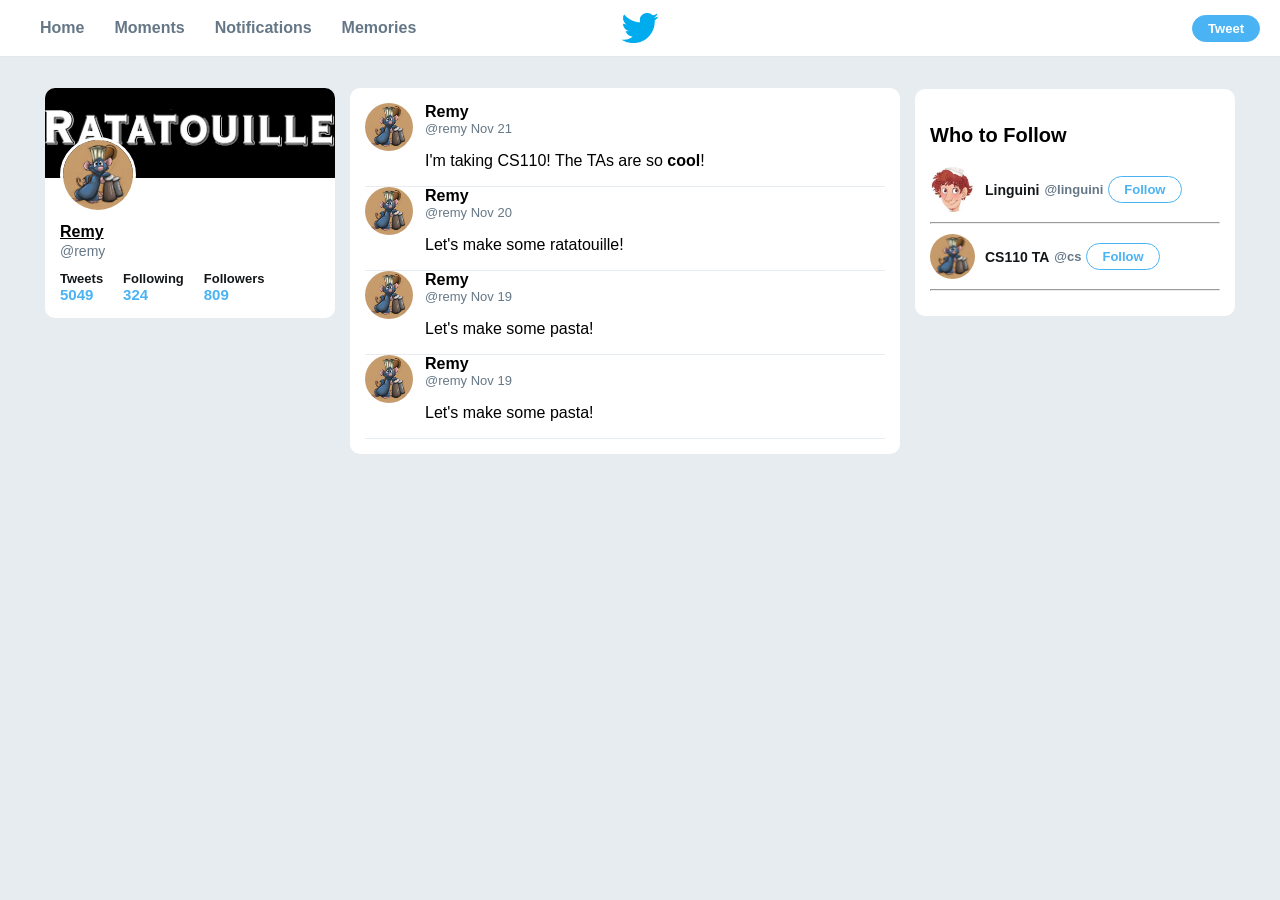
<file: index.html>
<!-- Referenes: https://github.com/Esri/twitter-template/blob/master/index.html 
 https://codepen.io/moshfequr9/pen/wXQbPR -->>
<!DOCTYPE html>
<html lang="en">
  <head>
    <link rel="stylesheet" type="text/css" href="index.css">
  </head>
  <body>
    <!-- TODO: Create HTML elements for Twitter mockup inside body -->
     <div class="header" role="navigation">
        <a href="#main-content" style="display: none;">Skip to main content</a>
        <ul class="header-boxes">
          <li>Home</li>
          <li>Moments</li>
          <li>Notifications</li>
          <li>Memories</li>
        </ul>
      <img src="./images/twitter-logo.png" alt="Twitter logo" class="twitter-logo">
      <div class="header-right">
        <button class="tweet-button">Tweet</button>
      </div>
     </div>
    <div class="content-wrapper">
      <div class="row">
        <div class="left-container">
          <div class="cover-container">
            <img src="./images/ratatouille-banner.png" alt="Ratatouille movie banner" class="cover-img">
            <img src="./images/ratatouille.jpg" alt="Remy the rat profile picture" class="profile-img">
          </div>
          <div class="profile-info">
            <p class="profile-name">Remy</p>
            <p class="profile-handle">@remy</p>
            <div class="profile-stats">
              <div class="stat">
                <span class="stat-label">Tweets</span>
                <span class="stat-value">5049</span>
              </div>
              <div class="stat">
                <span class="stat-label">Following</span>
                <span class="stat-value">324</span>
              </div>
              <div class="stat">
                <span class="stat-label">Followers</span>
                <span class="stat-value">809</span>
              </div>
            </div>
          </div>
        </div>
         <div class="center-container" id="main-content" role="main">
          <div class="tweet-body">
          <img src="./images/ratatouille.jpg" alt="Remy" class="pfp-tweet">
          <div class="tweet-text">
            <p class="account-name">Remy</p>
            <p class="handle-date">@remy Nov 21</p>
            <p>I'm taking CS110! The TAs are so <b>cool</b>!</p>
          </div>
        </div>
          <div class="tweet-body">
          <img src="./images/ratatouille.jpg" alt="Remy" class="pfp-tweet">
          <div class="tweet-text">
            <p class="account-name">Remy</p>
            <p class="handle-date">@remy Nov 20</p>
            <p>Let's make some ratatouille!</p>
          </div>
        </div>
        <div class="tweet-body">
          <img src="./images/ratatouille.jpg" alt="Remy" class="pfp-tweet">
          <div class="tweet-text">
            <p class="account-name">Remy</p>
            <p class="handle-date">@remy Nov 19</p>
            <p>Let's make some pasta!</p>
          </div>
        </div>
        <div class="tweet-body">
          <img src="./images/ratatouille.jpg" alt="Remy" class="pfp-tweet">
          <div class="tweet-text">
            <p class="account-name">Remy</p>
            <p class="handle-date">@remy Nov 19</p>
            <p>Let's make some pasta!</p>
          </div>
        </div>
           <div></div>
         </div>
         <div class="right-container">
            <p>Who to Follow</p>
            <div class="follow-user">
                <img src="./images/linguini.png" alt="Linguini the chef profile picture" class="follow-pfp">
                <div class="follow-info">
                  <span class="follow-name">Linguini</span>
                  <span class="follow-handle">@linguini</span>
                  <button class="follow-button">Follow</button>
                </div>
              </div>
              <hr></hr>
            <div class="follow-user">
                <img src="./images/ratatouille.jpg" alt="Remy the rat profile picture" class="follow-pfp">
                <div class="follow-info">
                  <span class="follow-name">CS110 TA</span>
                  <span class="follow-handle">@cs</span>
                  <button class="follow-button">Follow</button>
                </div>
              </div>
              <hr></hr>
           <div></div>
         </div>
      </div>
    </div>
  </body>
</html>
</file>
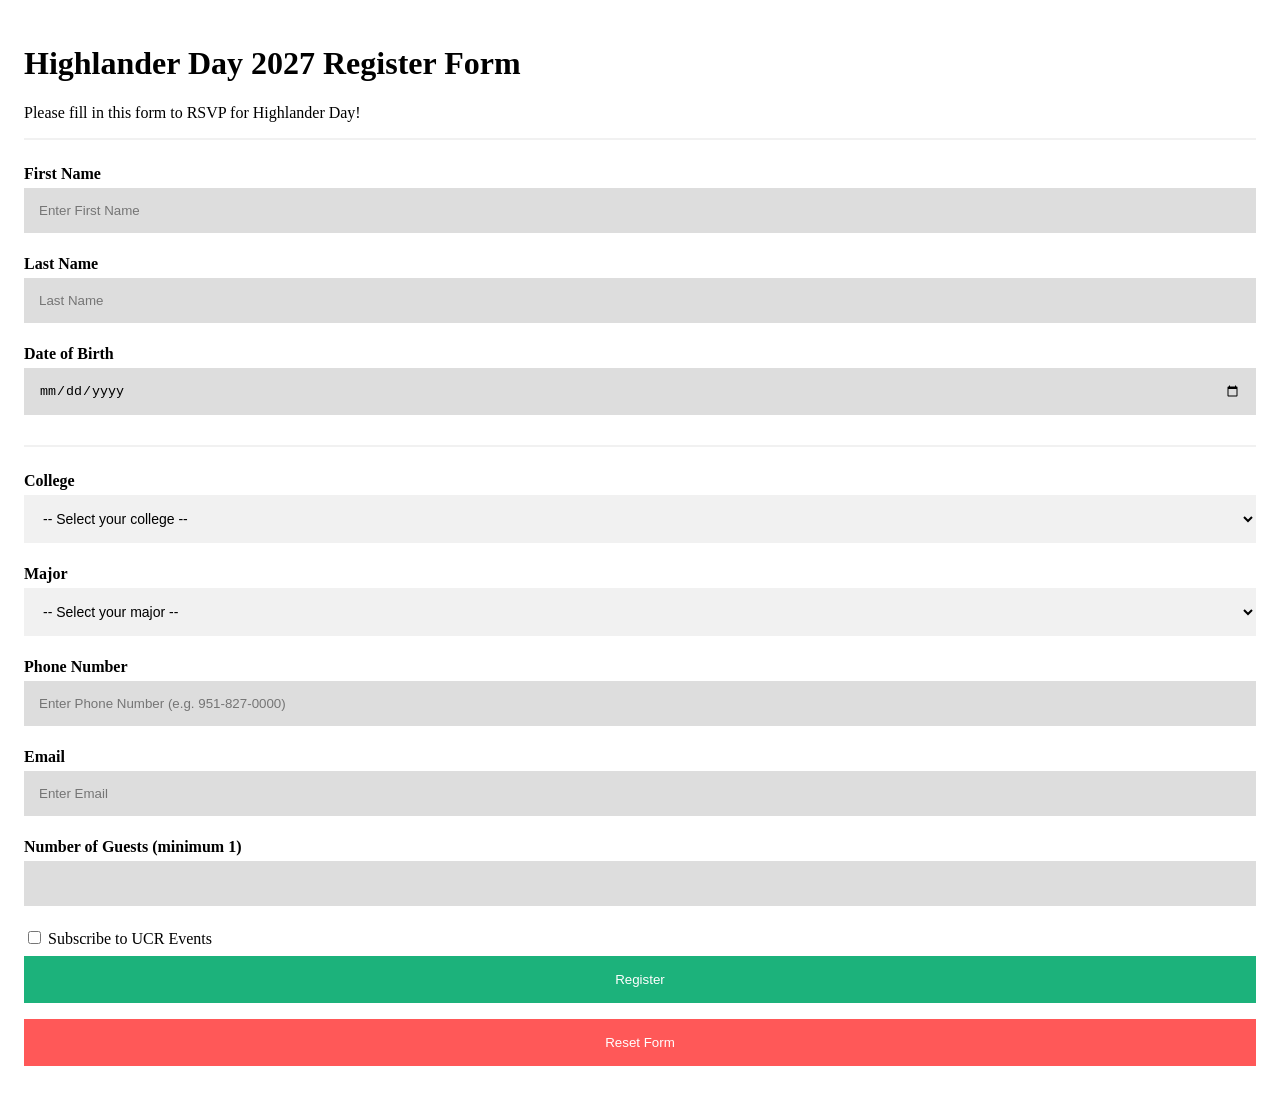
<file: registration.html>
<!-- References we used for the form template: https://www.w3schools.com/css/css_dropdowns.asp
 https://www.w3schools.com/howto/howto_css_register_form.asp -->

 <!DOCTYPE html>
<html lang="en">
  <head>
    <meta charset="UTF-8">
    <title>Highlander Day 2027 Registration</title>
    <link rel="stylesheet" type="text/css" href="registration.css">
  </head>
  <body>
    <form action="action_page.php">
      <div class="container">
        <h1>Highlander Day 2027 Register Form</h1>
        <p>Please fill in this form to RSVP for Highlander Day!</p>
        <hr>

        <label for="First-Name"><b>First Name</b></label>
        <input type="text" placeholder="Enter First Name" name="First Name" id="First-Name" required oninput="validateName(this)">
        <span id="First-Name-error" style="color: red; font-size: 13px;"></span>

        <label for="Last-Name"><b>Last Name</b></label>
        <input type="text" placeholder="Last Name" name="Last Name" id="Last-Name" required oninput="validateName(this)">
        <span id="Last-Name-error" style="color: red; font-size: 13px;"></span>

        <label for="DOB"><b>Date of Birth</b></label>
        <input type="date" name="DOB" id="DOB" required onchange="validateDOB()">
        <span id="DOB-error" style="color: red; font-size: 13px;"></span>
        <hr>

        <label for="college"><b>College</b></label>
        <select name="college" id="college" required onchange="validateSelect(this)">
          <option value="">-- Select your college --</option>
          <option value="bcoe">BCOE</option>
          <option value="cnas">CNAS</option>
          <option value="chass">CHASS</option>
          <option value="business">SOB</option>
          <option value="policy">SPP</option>
          <option value="education">SOE</option>
        </select>
        <span id="college-error" style="color: red; font-size: 13px;"></span>

        <label for="major"><b>Major</b></label>
        <select name="major" id="major" required onchange="validateSelect(this)">
          <option value="">-- Select your major --</option>
          <optgroup label="BCOE">
            <option value="cs">Computer Science</option>
            <option value="ce">Computer Engineering</option>
            </optgroup>
          <optgroup label="CNAS">
            <option value="bio">Biology</option>
            <option value="chem">Chemistry</option>
            <option value="math">Mathematics</option>
            </optgroup>
          <optgroup label="CHASS">
            <option value="psyc">Psychology</option>
            <option value="soc">Sociology</option>
            <option value="hist">History</option>
            </optgroup>
          <optgroup label="SOB">
            <option value="bus">Business Administration</option>
            <option value="acc">Accounting</option>
            </optgroup>
          <optgroup label="SPP">
            <option value="pp">Public Policy</option>
            </optgroup>
          <optgroup label="SOE">
            <option value="edu">Education</option>
            </optgroup>
        </select>
        <span id="major-error" style="color: red; font-size: 13px;"></span>

        <label for="phone-number"><b>Phone Number</b></label>
        <input type="tel" placeholder="Enter Phone Number (e.g. 951-827-0000)" name="Phone Number" id="phone-number" required pattern="[0-9]{3}-[0-9]{3}-[0-9]{4}" oninput="validatePhone(this)">
        <span id="phone-number-error" style="color: red; font-size: 13px;"></span>

        <label for="email"><b>Email</b></label>
        <input type="email" id="email" name="email" placeholder="Enter Email" oninput="validateEmail(this)">
        <span id="email-error" style="color: red; font-size: 13px;"></span>

        <label for="guests"><b>Number of Guests (minimum 1)</b></label>
        <input type="number" id="guests" name="guests" min="1" max="10" oninput="validateGuests(this)">
        <span id="guests-error" style="color: red; font-size: 13px;"></span>

        <input type="checkbox" id="subscribe" name="subscribe" value="subscribe">
        <label for="subscribe">Subscribe to UCR Events</label>
        
        <button type="submit" class="registerbtn">Register</button>

        <button type="reset" class="resetbtn">Reset Form</button>
      </div>
    </form>
  </body>

  <script>
    function validateName(input) {
      const lettersOnly = /^[A-Za-z]+$/;
      const error = document.getElementById(input.id + "-error");

      if (input.value.trim() === "") {
        input.style.border = "2px solid red";
        error.textContent = "This field cannot be empty.";
      } else if (!lettersOnly.test(input.value.trim())) {
        input.style.border = "2px solid red";
        error.textContent = "Only letters are allowed.";
      } else {
        input.style.border = "2px solid green";
        error.textContent = "";
      }
    }

    function validateSelect(input) {
      const error = document.getElementById(input.id + "-error");
      if (input.value === "") {
        input.style.border = "2px solid red";
        error.textContent = "Please select an option.";
      } else {
        input.style.border = "2px solid green";
        error.textContent = "";
      }
    }

    function validatePhone(input) {
      const error = document.getElementById(input.id + "-error");
      const pattern = /^[0-9]{3}-[0-9]{3}-[0-9]{4}$/;
      if (input.value.trim() === "") {
        input.style.border = "2px solid red";
        error.textContent = "Phone number cannot be empty.";
      } else if (!pattern.test(input.value.trim())) {
        input.style.border = "2px solid red";
        error.textContent = "Use format: 123-456-7890";
      } else {
        input.style.border = "2px solid green";
        error.textContent = "";
      }
    }

    function validateEmail(input) {
      const error = document.getElementById(input.id + "-error");
      const pattern = /^[^\s@]+@[^\s@]+\.[^\s@]+$/;
      if (input.value.trim() === "") {
        input.style.border = "2px solid red";
        error.textContent = "Email cannot be empty.";
      } else if (!pattern.test(input.value.trim())) {
        input.style.border = "2px solid red";
        error.textContent = "Enter a valid email (e.g. name@example.com).";
      } else {
        input.style.border = "2px solid green";
        error.textContent = "";
      }
    }

    function validateGuests(input) {
      const error = document.getElementById(input.id + "-error");
      const val = parseInt(input.value);
      if (input.value === "") {
        input.style.border = "2px solid red";
        error.textContent = "Please enter the number of guests.";
      } else if (isNaN(val) || val < 1) {
        input.style.border = "2px solid red";
        error.textContent = "Must be at least 1 guest.";
      } else {
        input.style.border = "2px solid green";
        error.textContent = "";
      }
    }

    function validateDOB() {
      const input = document.getElementById("DOB");
      const error = document.getElementById("DOB-error");
      const dob = new Date(input.value);
      const today = new Date();

      const age = today.getFullYear() - dob.getFullYear();
      const monthDiff = today.getMonth() - dob.getMonth();
      const dayDiff = today.getDate() - dob.getDate();
      const actualAge = (monthDiff < 0 || (monthDiff === 0 && dayDiff < 0)) ? age - 1 : age;

      if (!input.value) {
        input.style.border = "2px solid red";
        error.textContent = "Please enter your date of birth.";
      } else if (actualAge < 16) {
        input.style.border = "2px solid red";
        error.textContent = "You must be at least 16 years old to register.";
      } else {
        input.style.border = "2px solid green";
        error.textContent = "";
      }
    }
  </script>
</html>
</file>
<file: index.css>
/* Feel free to edit CSS of body if you'd like. We provide you the light gray background color and font family in the body styling */
body {
  font-family: "Helvetica Neue",Helvetica,Arial,sans-serif;
  margin: 0;
  background-color: #e6ecf0;
}

/* TODO: Create CSS for your Twitter Mockup */
.header {
  position: fixed;
  top: 0;
  left: 0;
  right: 0;
  background-color: #ffffff;
  border-bottom: 1px solid #e1e8ed;
  z-index: 100;
  display: flex;
  justify-content: space-between;
  align-items: center;
  padding: 0 20px;
}

.header-boxes {
  list-style-type: none;
  margin: 0;
  padding: 0 20px;
  display: flex;
  flex-direction: row;
  gap: 30px;
  height: 56px;
  align-items: center;
  text-decoration: none;
  flex-shrink: 0;
}

.header-boxes li {
  color: #657786;
  font-weight: bold;
}

.header-boxes li:hover {
  text-decoration: underline;
  color: #4AB3F4;
}

.twitter-logo {
  position: absolute;
  left: 50%;
  transform: translateX(-50%);
  height: 30px;
  top: 50%;
  transform: translate(-50%, -50%);
}

.header-right {
  display: flex;
  justify-content: flex-end;
  align-items: center;
}

.tweet-button {
  border: 1px solid #4AB3F4;
  color: #ffffff;
  background-color: #4AB3F4;
  border-radius: 20px;
  padding: 5px 15px;
  font-size: 13px;
  font-weight: bold;
  cursor: pointer;
}

.content-wrapper {
  max-width: 1190px;
  margin: 0 auto;
  padding-top: 70px;
}

.row {
  display: flex;
  width: 100%;
  gap: 15px;
  align-items: flex-start;
}

.left-container {
  width: 290px;
  flex-shrink: 0;
  background-color: #ffffff;
  border-radius: 10px;
  overflow: hidden;
}

.center-container {
  flex: 2;
  background-color: #ffffff;
  border-radius: 10px;
  padding: 15px;
}

.tweet-body {
  border-bottom: 1px solid #e6ecf0;
  min-height: 51px;
  display: flex;
  gap:12px;
  align-items: flex-start;
}

.tweet-text {
  flex: 1;
}

.pfp-tweet {
  border-radius: 50%;
  width: 48px;
  height: 48px;
}

.account-name {
  font-weight: bold;
  margin: 0;
}

.handle-date {
  color: #657786;
  font-size: 13px;
  margin: 0;
}

.right-container {
  width: 290px;
  flex-shrink: 0;
  background-color: #ffffff;
  border-radius: 10px;
  padding: 15px;
  font-weight: bold;
  font-size: 20px;
  margin-top: 1px;
}

@media(max-width: 1200px){
  .right-container{
    display: none;
  }
}

.cover-container {
  position: relative;
  width: 100%;
}

.cover-img {
  width: 100%;
  height: 90px;
  object-fit: contain;
  background-color: #000;
  display: block;
}

.profile-img {
  position: absolute;
  bottom: -35px;
  left: 15px;
  width: 70px;
  height: 70px;
  border-radius: 50%;
  border: 3px solid #ffffff;
  object-fit: cover;
}

.profile-info {
  padding: 45px 15px 15px 15px;
}

.profile-name {
  font-size: 16px;
  font-weight: bold;
  text-decoration: underline;
  margin: 0 0 2px 0;
}

.profile-handle {
  color: #657786;
  font-size: 14px;
  margin: 0 0 12px 0;
}

.profile-stats {
  display: flex;
  gap: 20px;
}

.stat {
  display: flex;
  flex-direction: column;
}

.stat-label {
  font-size: 13px;
  color: #14171a;
  font-weight: bold;
}

.stat-value {
  font-size: 15px;
  color: #4AB3F4;
  font-weight: bold;
}

/* Follow suggestions right side */ 

.follow-user {
  display: flex;
  align-items: center;
  gap: 10px;
}

.follow-pfp {
  width: 45px;
  height: 45px;
  border-radius: 50%;
  object-fit: cover;
  flex-shrink: 0;
}

.follow-info {
  display: flex;
  flex-direction: row;
  align-items: center;
  gap: 5px;
}

.follow-name {
  font-size: 14px;
  font-weight: bold;
  color: #14171a;
}

.follow-handle {
  font-size: 13px;
  color: #657786;
}

.follow-button {
  border: 1px solid #4AB3F4;
  color: #4AB3F4;
  background-color: #ffffff;
  border-radius: 20px;
  padding: 5px 15px;
  font-size: 13px;
  font-weight: bold;
  cursor: pointer;
}
</file>
<file: registration.css>
/* References we used for the form template: https://www.w3schools.com/css/css_dropdowns.asp
 https://www.w3schools.com/howto/howto_css_register_form.asp */

* {box-sizing: border-box}

/* Add padding to containers */
.container {
  padding: 16px;
}

/* Full-width input fields */
input[type=text], input[type=date], input[type=tel], input[type=email], input[type=number] {
  width: 100%;
  padding: 15px;
  margin: 5px 0 22px 0;
  display: inline-block;
  border: none;
  background: #ddd;
}

input[type=text]:focus, input[type=date]:focus, input[type=tel]:focus, input[type=email]:focus, input[type=number]:focus {
  background-color: #ddd;
  outline: none;
}

/* Overwrite default styles of hr */
hr {
  border: 1px solid #f1f1f1;
  margin-bottom: 25px;
}

/* Set a style for the submit/register button */
.registerbtn {
  background-color: #04AA6D;
  color: white;
  padding: 16px 20px;
  margin: 8px 0;
  border: none;
  cursor: pointer;
  width: 100%;
  opacity: 0.9;
}

.registerbtn:hover {
  opacity:1;
}

.resetbtn {
  background-color: rgb(255, 70, 70);
  color: white;
  padding: 16px 20px;
  margin: 8px 0;
  border: none;
  cursor: pointer;
  width: 100%;
  opacity: 0.9;
}

.resetbtn:hover {
  opacity:1;
}

/* Add a blue text color to links */
a {
  color: dodgerblue;
}

/* Set a grey background color and center the text of the "sign in" section */
.signin {
  background-color: #f1f1f1;
  text-align: center;
}

select {
  width: 100%;
  padding: 15px;
  margin: 5px 0 22px 0;
  display: block;
  border: none;
  background: #f1f1f1;
  font-size: 14px;
  cursor: pointer;
}

select:focus {
  background-color: #ddd;
  outline: none;
}
</file>
